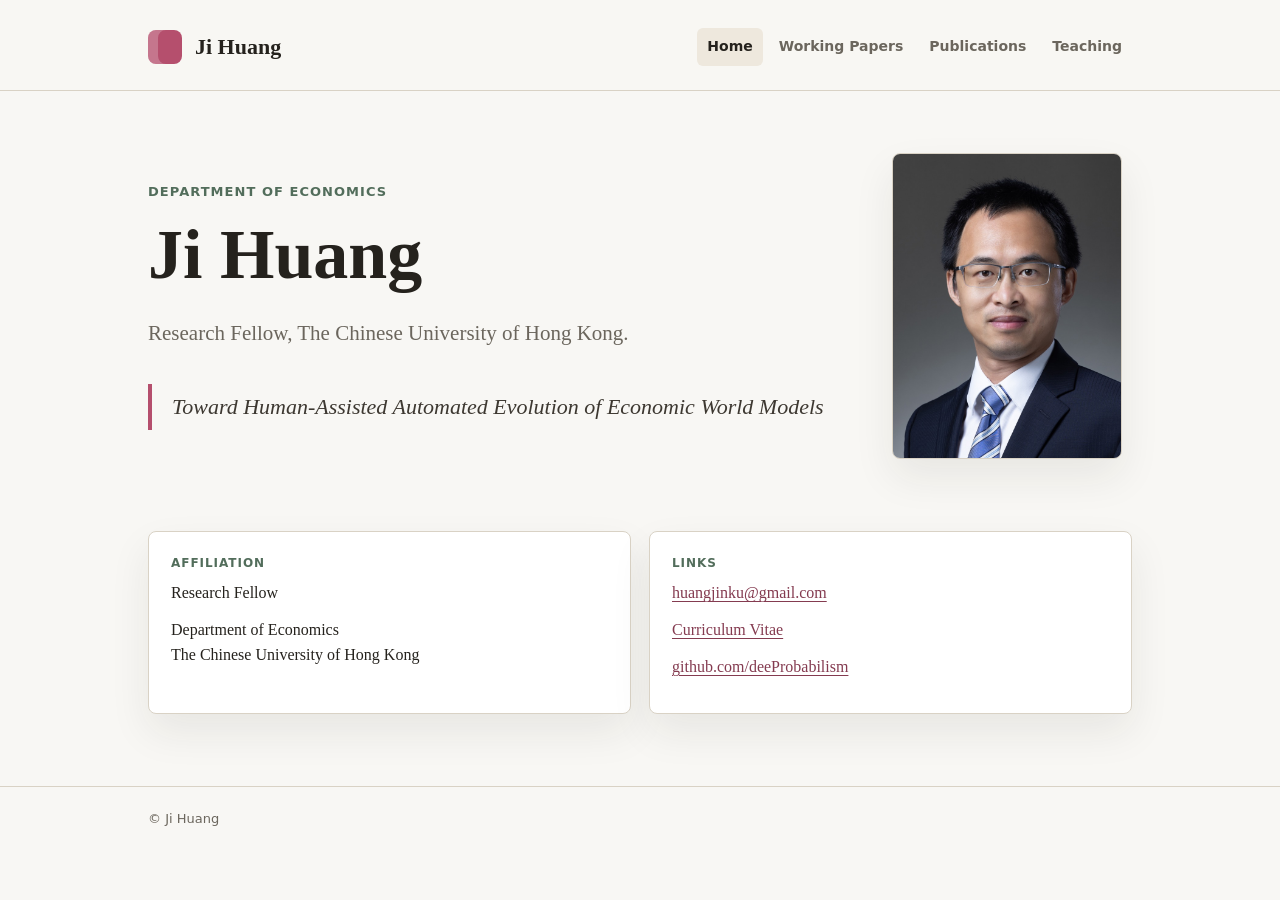
<file: index.html>
<!doctype html>
<html lang="en">
  <head>
    <meta charset="utf-8">
    <meta name="viewport" content="width=device-width, initial-scale=1">
    <title>Ji Huang</title>
    <meta name="description" content="Ji Huang, Research Fellow in the Department of Economics at The Chinese University of Hong Kong.">
    <link rel="icon" href="assets/img/jihuang_weebly.jpg">
    <link rel="stylesheet" href="assets/css/styles.css">
  </head>
  <body>
    <div class="site">
      <header class="masthead">
        <div class="masthead-inner">
          <a class="brand" href="index.html" aria-label="Ji Huang home">
            <span class="brand-mark" aria-hidden="true"></span>
            <span>Ji Huang</span>
          </a>
          <nav class="nav" aria-label="Main navigation">
            <a href="index.html" aria-current="page">Home</a>
            <a href="working-papers.html">Working Papers</a>
            <a href="publications.html">Publications</a>
            <a href="teaching.html">Teaching</a>
          </nav>
        </div>
      </header>

      <main class="wrap">
        <section class="hero">
          <div>
            <p class="eyebrow">Department of Economics</p>
            <h1>Ji Huang</h1>
            <p class="subtitle">Research Fellow, The Chinese University of Hong Kong.</p>
            <p class="quote">Toward Human-Assisted Automated Evolution of Economic World Models</p>
          </div>
          <img class="portrait" src="assets/img/jihuang_weebly.jpg" alt="Ji Huang">
        </section>

        <section class="contact-grid" aria-label="Contact and links">
          <div class="contact-card">
            <p class="label">Affiliation</p>
            <p>Research Fellow</p>
            <p>Department of Economics<br>The Chinese University of Hong Kong</p>
          </div>
          <div class="contact-card">
            <p class="label">Links</p>
            <p><a href="mailto:huangjinku@gmail.com">huangjinku@gmail.com</a></p>
            <p><a href="https://jihuang.weebly.com/uploads/5/9/5/6/59562435/cv-sep2023.pdf">Curriculum Vitae</a></p>
            <p><a href="https://github.com/deeProbabilism">github.com/deeProbabilism</a></p>
          </div>
        </section>
      </main>

      <footer class="footer">
        <div class="footer-inner">&copy; Ji Huang</div>
      </footer>
    </div>
  </body>
</html>
</file>
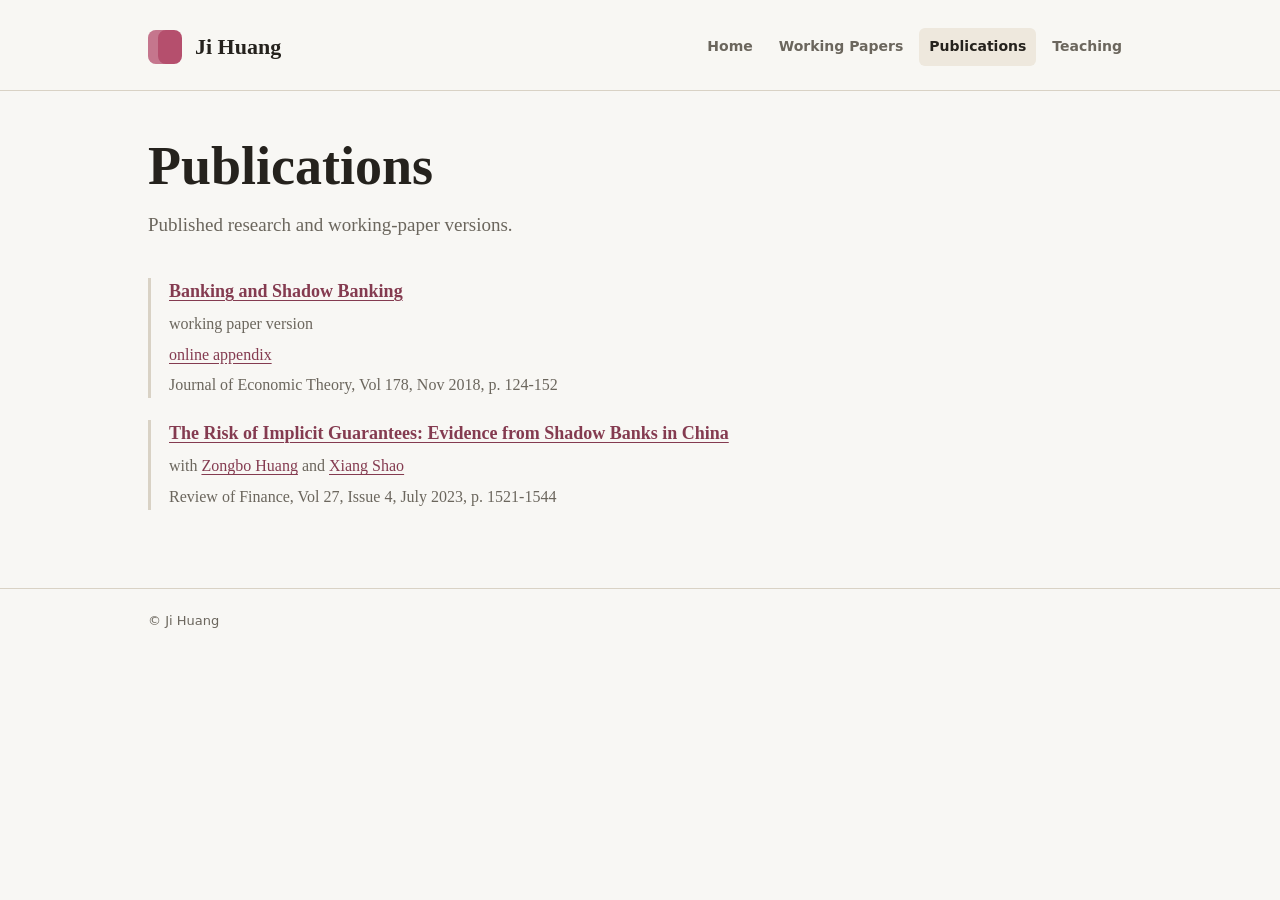
<file: publications.html>
<!doctype html>
<html lang="en">
  <head>
    <meta charset="utf-8">
    <meta name="viewport" content="width=device-width, initial-scale=1">
    <title>Publications | Ji Huang</title>
    <meta name="description" content="Publications by Ji Huang.">
    <link rel="icon" href="assets/img/jihuang_weebly.jpg">
    <link rel="stylesheet" href="assets/css/styles.css">
  </head>
  <body>
    <div class="site">
      <header class="masthead">
        <div class="masthead-inner">
          <a class="brand" href="index.html" aria-label="Ji Huang home">
            <span class="brand-mark" aria-hidden="true"></span>
            <span>Ji Huang</span>
          </a>
          <nav class="nav" aria-label="Main navigation">
            <a href="index.html">Home</a>
            <a href="working-papers.html">Working Papers</a>
            <a href="publications.html" aria-current="page">Publications</a>
            <a href="teaching.html">Teaching</a>
          </nav>
        </div>
      </header>

      <main class="wrap">
        <h1 class="page-title">Publications</h1>
        <p class="page-intro">Published research and working-paper versions.</p>

        <section class="section">
          <ul class="paper-list">
            <li class="paper">
              <p class="paper-title"><a href="https://jihuang.weebly.com/uploads/5/9/5/6/59562435/shadowbanking_rv2.pdf">Banking and Shadow Banking</a></p>
              <p class="meta">working paper version</p>
              <p class="meta"><a href="https://jihuang.weebly.com/uploads/5/9/5/6/59562435/online_supp.pdf">online appendix</a></p>
              <p class="note">Journal of Economic Theory, Vol 178, Nov 2018, p. 124-152</p>
            </li>

            <li class="paper">
              <p class="paper-title"><a href="https://papers.ssrn.com/abstract=3395598">The Risk of Implicit Guarantees: Evidence from Shadow Banks in China</a></p>
              <p class="meta">with <a href="https://zongbohuang.com/">Zongbo Huang</a> and <a href="https://www.fdsm.fudan.edu.cn/en/teacher/preview.aspx?UID=158258#">Xiang Shao</a></p>
              <p class="note">Review of Finance, Vol 27, Issue 4, July 2023, p. 1521-1544</p>
            </li>
          </ul>
        </section>
      </main>

      <footer class="footer">
        <div class="footer-inner">&copy; Ji Huang</div>
      </footer>
    </div>
  </body>
</html>
</file>
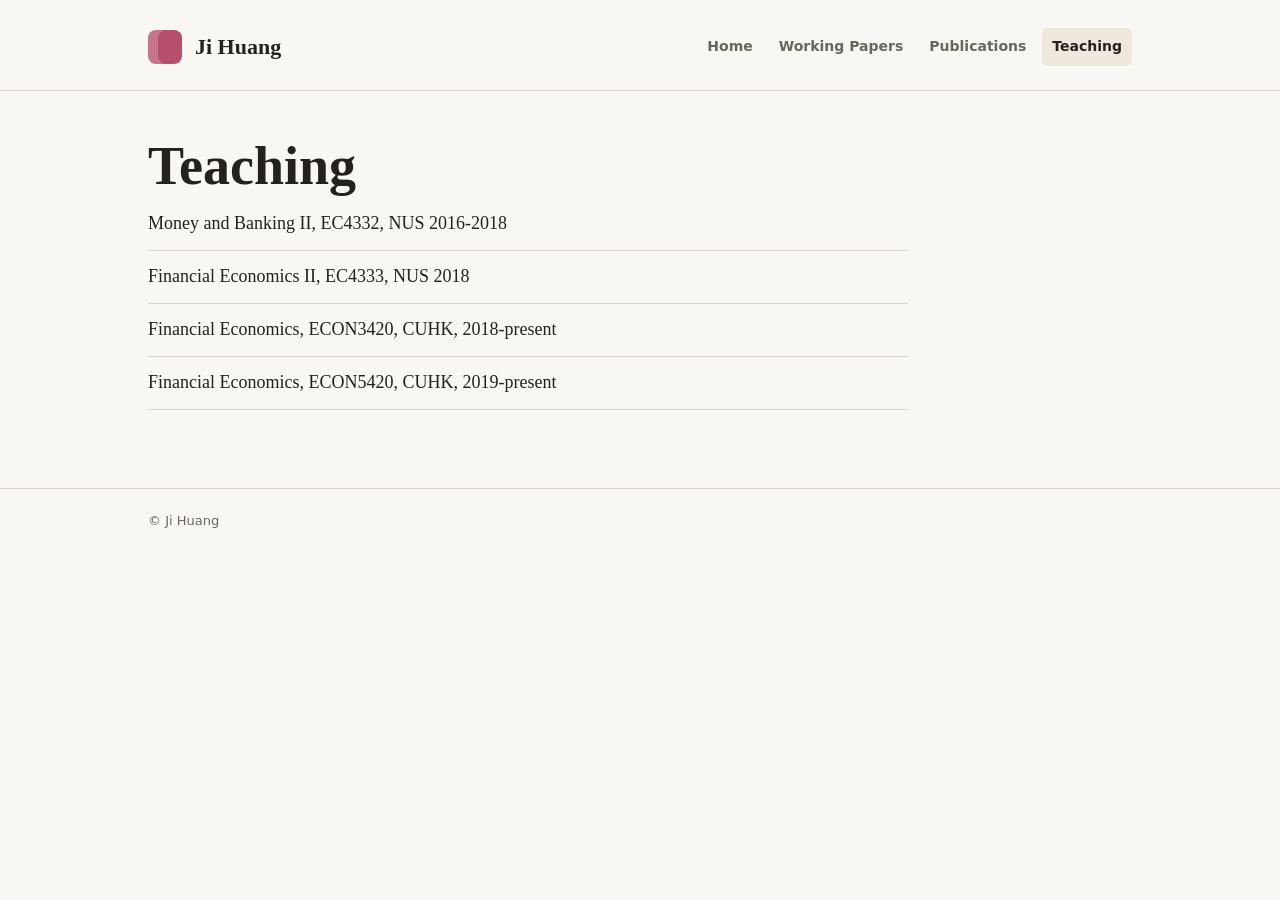
<file: teaching.html>
<!doctype html>
<html lang="en">
  <head>
    <meta charset="utf-8">
    <meta name="viewport" content="width=device-width, initial-scale=1">
    <title>Teaching | Ji Huang</title>
    <meta name="description" content="Teaching by Ji Huang.">
    <link rel="icon" href="assets/img/jihuang_weebly.jpg">
    <link rel="stylesheet" href="assets/css/styles.css">
  </head>
  <body>
    <div class="site">
      <header class="masthead">
        <div class="masthead-inner">
          <a class="brand" href="index.html" aria-label="Ji Huang home">
            <span class="brand-mark" aria-hidden="true"></span>
            <span>Ji Huang</span>
          </a>
          <nav class="nav" aria-label="Main navigation">
            <a href="index.html">Home</a>
            <a href="working-papers.html">Working Papers</a>
            <a href="publications.html">Publications</a>
            <a href="teaching.html" aria-current="page">Teaching</a>
          </nav>
        </div>
      </header>

      <main class="wrap">
        <h1 class="page-title">Teaching</h1>
        <section class="section">
          <ul class="teaching-list">
            <li>Money and Banking II, EC4332, NUS 2016-2018</li>
            <li>Financial Economics II, EC4333, NUS 2018</li>
            <li>Financial Economics, ECON3420, CUHK, 2018-present</li>
            <li>Financial Economics, ECON5420, CUHK, 2019-present</li>
          </ul>
        </section>
      </main>

      <footer class="footer">
        <div class="footer-inner">&copy; Ji Huang</div>
      </footer>
    </div>
  </body>
</html>
</file>
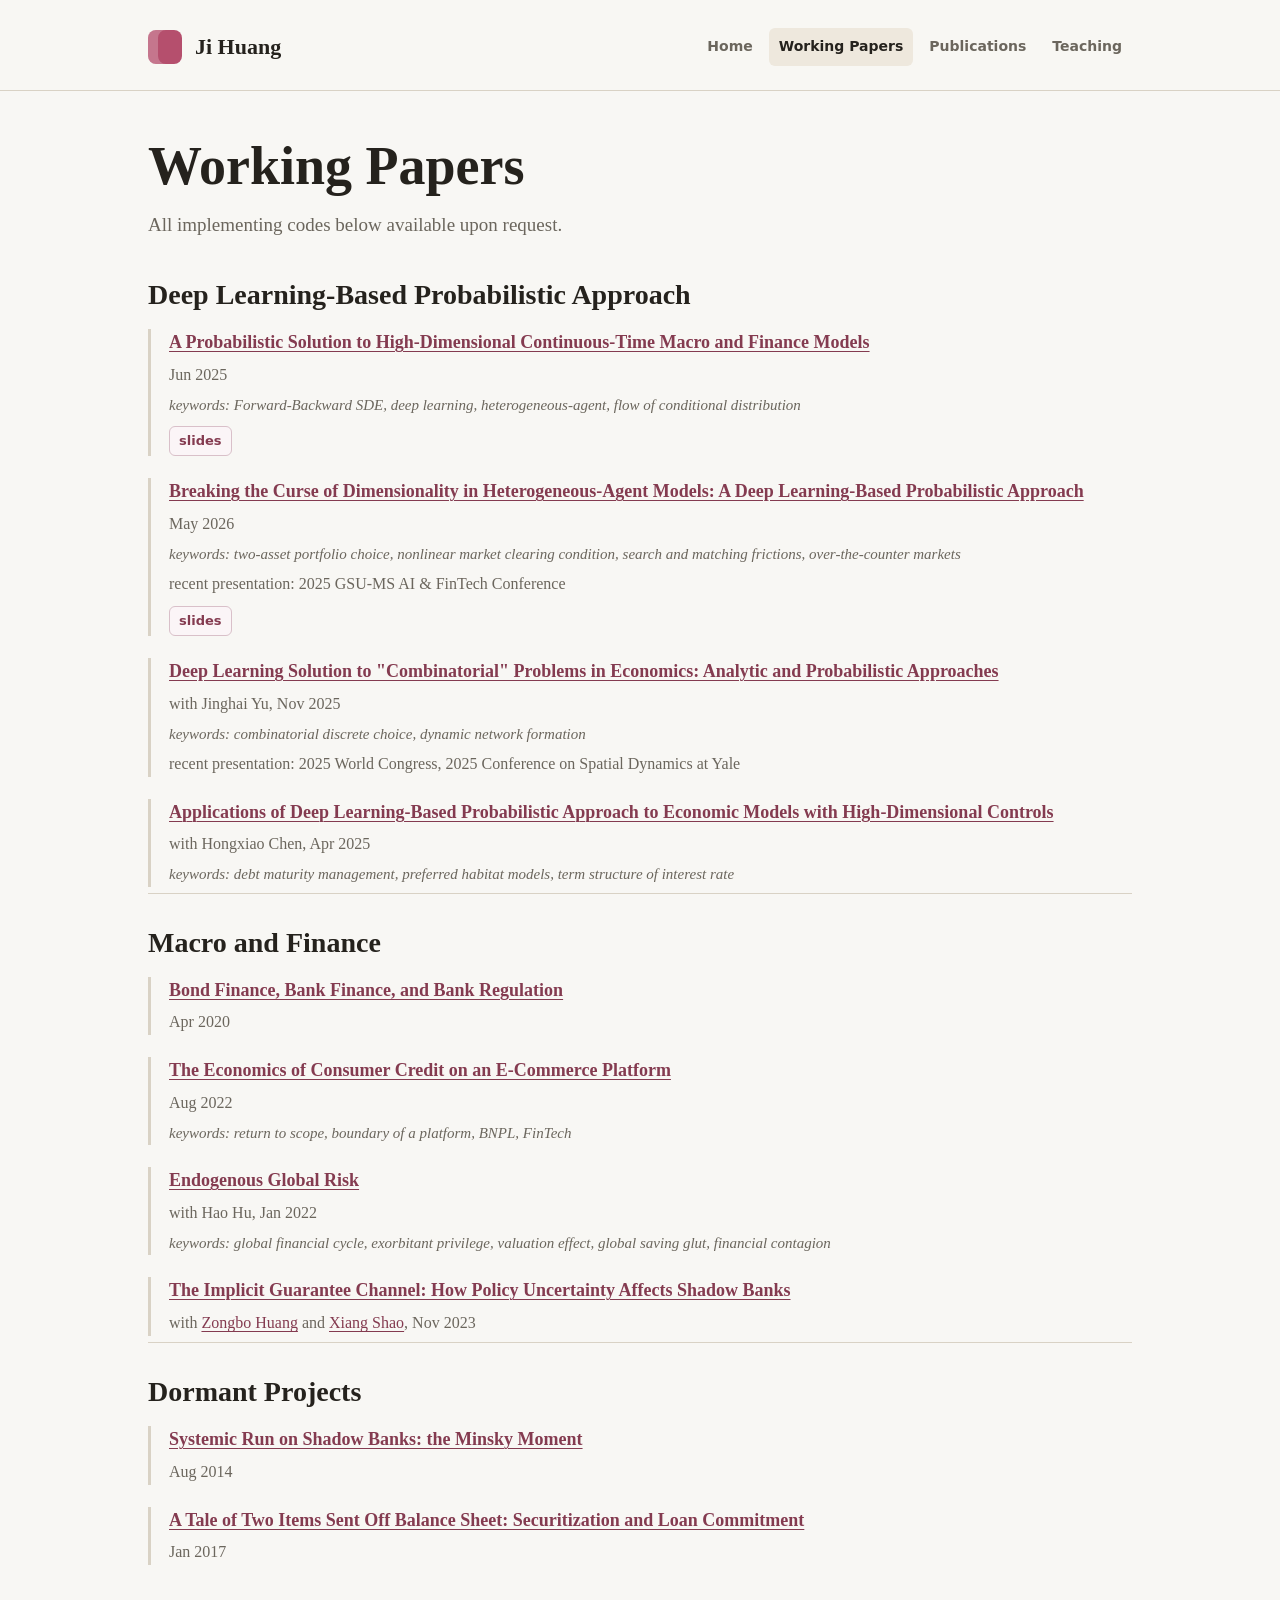
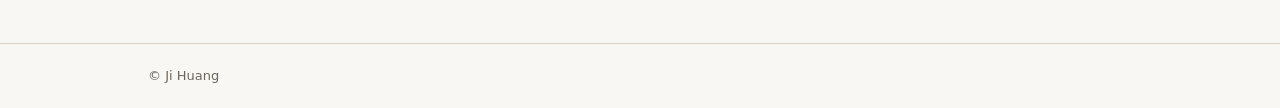
<file: working-papers.html>
<!doctype html>
<html lang="en">
  <head>
    <meta charset="utf-8">
    <meta name="viewport" content="width=device-width, initial-scale=1">
    <title>Working Papers | Ji Huang</title>
    <meta name="description" content="Working papers by Ji Huang.">
    <link rel="icon" href="assets/img/jihuang_weebly.jpg">
    <link rel="stylesheet" href="assets/css/styles.css">
  </head>
  <body>
    <div class="site">
      <header class="masthead">
        <div class="masthead-inner">
          <a class="brand" href="index.html" aria-label="Ji Huang home">
            <span class="brand-mark" aria-hidden="true"></span>
            <span>Ji Huang</span>
          </a>
          <nav class="nav" aria-label="Main navigation">
            <a href="index.html">Home</a>
            <a href="working-papers.html" aria-current="page">Working Papers</a>
            <a href="publications.html">Publications</a>
            <a href="teaching.html">Teaching</a>
          </nav>
        </div>
      </header>

      <main class="wrap">
        <h1 class="page-title">Working Papers</h1>
        <p class="page-intro">All implementing codes below available upon request.</p>

        <section class="section">
          <h2>Deep Learning-Based Probabilistic Approach</h2>
          <ul class="paper-list">
            <li class="paper">
              <p class="paper-title"><a href="https://ssrn.com/abstract=4122454">A Probabilistic Solution to High-Dimensional Continuous-Time Macro and Finance Models</a></p>
              <p class="meta">Jun 2025</p>
              <p class="keywords">keywords: Forward-Backward SDE, deep learning, heterogeneous-agent, flow of conditional distribution</p>
              <div class="actions">
                <a class="pill" href="https://jihuang.weebly.com/uploads/5/9/5/6/59562435/deeprob3.pdf">slides</a>
              </div>
            </li>

            <li class="paper">
              <p class="paper-title"><a href="https://ssrn.com/abstract=4649043">Breaking the Curse of Dimensionality in Heterogeneous-Agent Models: A Deep Learning-Based Probabilistic Approach</a></p>
              <p class="meta">May 2026</p>
              <p class="keywords">keywords: two-asset portfolio choice, nonlinear market clearing condition, search and matching frictions, over-the-counter markets</p>
              <p class="note">recent presentation: 2025 GSU-MS AI &amp; FinTech Conference</p>
              <div class="actions">
                <a class="pill" href="https://jihuang.weebly.com/uploads/5/9/5/6/59562435/hact_30m.pdf">slides</a>
              </div>
            </li>

            <li class="paper">
              <p class="paper-title"><a href="https://papers.ssrn.com/abstract=4742398">Deep Learning Solution to "Combinatorial" Problems in Economics: Analytic and Probabilistic Approaches</a></p>
              <p class="meta">with Jinghai Yu, Nov 2025</p>
              <p class="keywords">keywords: combinatorial discrete choice, dynamic network formation</p>
              <p class="note">recent presentation: 2025 World Congress, 2025 Conference on Spatial Dynamics at Yale</p>
            </li>

            <li class="paper">
              <p class="paper-title"><a href="https://papers.ssrn.com/abstract=5199943">Applications of Deep Learning-Based Probabilistic Approach to Economic Models with High-Dimensional Controls</a></p>
              <p class="meta">with Hongxiao Chen, Apr 2025</p>
              <p class="keywords">keywords: debt maturity management, preferred habitat models, term structure of interest rate</p>
            </li>
          </ul>
        </section>

        <section class="section">
          <h2>Macro and Finance</h2>
          <ul class="paper-list">
            <li class="paper">
              <p class="paper-title"><a href="https://papers.ssrn.com/abstract=3312369">Bond Finance, Bank Finance, and Bank Regulation</a></p>
              <p class="meta">Apr 2020</p>
            </li>

            <li class="paper">
              <p class="paper-title"><a href="https://papers.ssrn.com/abstract=3950954">The Economics of Consumer Credit on an E-Commerce Platform</a></p>
              <p class="meta">Aug 2022</p>
              <p class="keywords">keywords: return to scope, boundary of a platform, BNPL, FinTech</p>
            </li>

            <li class="paper">
              <p class="paper-title"><a href="http://ssrn.com/abstract=4021964">Endogenous Global Risk</a></p>
              <p class="meta">with Hao Hu, Jan 2022</p>
              <p class="keywords">keywords: global financial cycle, exorbitant privilege, valuation effect, global saving glut, financial contagion</p>
            </li>

            <li class="paper">
              <p class="paper-title"><a href="https://papers.ssrn.com/abstract=4633606">The Implicit Guarantee Channel: How Policy Uncertainty Affects Shadow Banks</a></p>
              <p class="meta">with <a href="https://zongbohuang.com/">Zongbo Huang</a> and <a href="https://www.fdsm.fudan.edu.cn/en/teacher/preview.aspx?UID=158258#">Xiang Shao</a>, Nov 2023</p>
            </li>
          </ul>
        </section>

        <section class="section">
          <h2>Dormant Projects</h2>
          <ul class="paper-list">
            <li class="paper">
              <p class="paper-title"><a href="https://jihuang.weebly.com/uploads/5/9/5/6/59562435/systemic_run1.pdf">Systemic Run on Shadow Banks: the Minsky Moment</a></p>
              <p class="meta">Aug 2014</p>
            </li>

            <li class="paper">
              <p class="paper-title"><a href="https://jihuang.weebly.com/uploads/5/9/5/6/59562435/comm_secur.pdf">A Tale of Two Items Sent Off Balance Sheet: Securitization and Loan Commitment</a></p>
              <p class="meta">Jan 2017</p>
            </li>
          </ul>
        </section>
      </main>

      <footer class="footer">
        <div class="footer-inner">&copy; Ji Huang</div>
      </footer>
    </div>
  </body>
</html>
</file>
<file: assets/css/styles.css>
:root {
  --bg: #f8f7f4;
  --panel: #ffffff;
  --ink: #25221d;
  --muted: #6b665d;
  --line: #d9d2c5;
  --accent: #b54f6d;
  --accent-dark: #843b50;
  --green: #526d5b;
  --blue: #315b7a;
  --shadow: 0 18px 40px rgba(38, 34, 28, 0.08);
}

* {
  box-sizing: border-box;
}

html {
  color: var(--ink);
  font-family: Georgia, "Times New Roman", serif;
  line-height: 1.55;
  background: var(--bg);
}

body {
  margin: 0;
  min-width: 320px;
}

a {
  color: var(--accent-dark);
  text-decoration-thickness: 1px;
  text-underline-offset: 3px;
}

a:hover {
  color: var(--blue);
}

.site {
  min-height: 100vh;
}

.masthead {
  border-bottom: 1px solid var(--line);
  background: rgba(248, 247, 244, 0.95);
}

.masthead-inner {
  display: flex;
  align-items: center;
  justify-content: space-between;
  gap: 24px;
  max-width: 1040px;
  margin: 0 auto;
  padding: 28px 28px 24px;
}

.brand {
  display: inline-flex;
  align-items: center;
  gap: 13px;
  color: var(--ink);
  font-size: 22px;
  font-weight: 700;
  letter-spacing: 0;
  text-decoration: none;
}

.brand-mark {
  width: 34px;
  height: 34px;
  border-radius: 8px;
  background: var(--accent);
  box-shadow: inset 10px 0 0 rgba(255, 255, 255, 0.22);
}

.nav {
  display: flex;
  align-items: center;
  flex-wrap: wrap;
  justify-content: flex-end;
  gap: 6px;
}

.nav a {
  border-radius: 6px;
  color: var(--muted);
  font-family: ui-sans-serif, system-ui, -apple-system, BlinkMacSystemFont, "Segoe UI", sans-serif;
  font-size: 14px;
  font-weight: 600;
  padding: 8px 10px;
  text-decoration: none;
}

.nav a:hover,
.nav a[aria-current="page"] {
  background: #eee8dd;
  color: var(--ink);
}

.wrap {
  max-width: 1040px;
  margin: 0 auto;
  padding: 44px 28px 72px;
}

.hero {
  display: grid;
  grid-template-columns: minmax(0, 1fr) 240px;
  gap: 48px;
  align-items: center;
  padding: 18px 0 44px;
}

.eyebrow {
  margin: 0 0 12px;
  color: var(--green);
  font-family: ui-sans-serif, system-ui, -apple-system, BlinkMacSystemFont, "Segoe UI", sans-serif;
  font-size: 13px;
  font-weight: 800;
  letter-spacing: 0.08em;
  text-transform: uppercase;
}

h1,
h2,
h3 {
  line-height: 1.18;
}

h1 {
  max-width: 800px;
  margin: 0;
  font-size: clamp(42px, 7vw, 70px);
  letter-spacing: 0;
}

h2 {
  margin: 0 0 18px;
  font-size: 28px;
}

h3 {
  margin: 30px 0 14px;
  color: var(--green);
  font-size: 21px;
}

.subtitle {
  max-width: 640px;
  margin: 20px 0 0;
  color: var(--muted);
  font-size: 21px;
}

.portrait {
  width: 230px;
  aspect-ratio: 3 / 4;
  border: 1px solid var(--line);
  border-radius: 8px;
  background: var(--panel);
  box-shadow: var(--shadow);
  object-fit: cover;
}

.contact-grid {
  display: grid;
  grid-template-columns: repeat(2, minmax(0, 1fr));
  gap: 18px;
  margin-top: 28px;
}

.contact-card {
  min-height: 148px;
  border: 1px solid var(--line);
  border-radius: 8px;
  background: var(--panel);
  padding: 22px;
  box-shadow: var(--shadow);
}

.contact-card p {
  margin: 0 0 12px;
}

.contact-card .label {
  margin-bottom: 8px;
  color: var(--green);
  font-family: ui-sans-serif, system-ui, -apple-system, BlinkMacSystemFont, "Segoe UI", sans-serif;
  font-size: 12px;
  font-weight: 800;
  letter-spacing: 0.08em;
  text-transform: uppercase;
}

.quote {
  margin: 34px 0 0;
  border-left: 4px solid var(--accent);
  padding: 6px 0 6px 20px;
  color: #3d3831;
  font-size: 22px;
  font-style: italic;
}

.page-title {
  max-width: 760px;
  margin: 0 0 12px;
  font-size: clamp(36px, 5vw, 54px);
}

.page-intro {
  max-width: 740px;
  margin: 0 0 38px;
  color: var(--muted);
  font-size: 19px;
}

.section {
  border-top: 1px solid var(--line);
  padding: 32px 0 6px;
}

.section:first-of-type {
  border-top: 0;
  padding-top: 0;
}

.paper-list {
  display: grid;
  gap: 22px;
  margin: 0;
  padding: 0;
  list-style: none;
}

.paper {
  border-left: 3px solid var(--line);
  padding-left: 18px;
}

.paper-title {
  margin: 0;
  font-size: 18px;
  font-weight: 700;
}

.meta,
.keywords,
.note {
  margin: 6px 0 0;
  color: var(--muted);
}

.keywords {
  font-size: 15px;
  font-style: italic;
}

.actions {
  display: flex;
  flex-wrap: wrap;
  gap: 8px;
  margin-top: 9px;
}

.pill {
  display: inline-flex;
  align-items: center;
  min-height: 30px;
  border: 1px solid #d9c0c9;
  border-radius: 6px;
  background: #fbf5f7;
  color: var(--accent-dark);
  font-family: ui-sans-serif, system-ui, -apple-system, BlinkMacSystemFont, "Segoe UI", sans-serif;
  font-size: 13px;
  font-weight: 700;
  padding: 4px 9px;
  text-decoration: none;
}

.pill:hover {
  border-color: #a6bacb;
  background: #f0f5f8;
  color: var(--blue);
}

.teaching-list {
  display: grid;
  gap: 12px;
  max-width: 760px;
  margin: 0;
  padding: 0;
  list-style: none;
}

.teaching-list li {
  border-bottom: 1px solid var(--line);
  padding: 0 0 12px;
  font-size: 18px;
}

.footer {
  border-top: 1px solid var(--line);
  color: var(--muted);
  font-family: ui-sans-serif, system-ui, -apple-system, BlinkMacSystemFont, "Segoe UI", sans-serif;
  font-size: 13px;
}

.footer-inner {
  max-width: 1040px;
  margin: 0 auto;
  padding: 22px 28px;
}

@media (max-width: 740px) {
  .masthead-inner {
    align-items: flex-start;
    flex-direction: column;
    padding: 22px 20px 18px;
  }

  .nav {
    justify-content: flex-start;
  }

  .wrap {
    padding: 34px 20px 54px;
  }

  .hero {
    grid-template-columns: 1fr;
    gap: 28px;
  }

  .portrait {
    width: 156px;
  }

  .contact-grid {
    grid-template-columns: 1fr;
  }

  .subtitle,
  .quote {
    font-size: 19px;
  }
}
</file>
